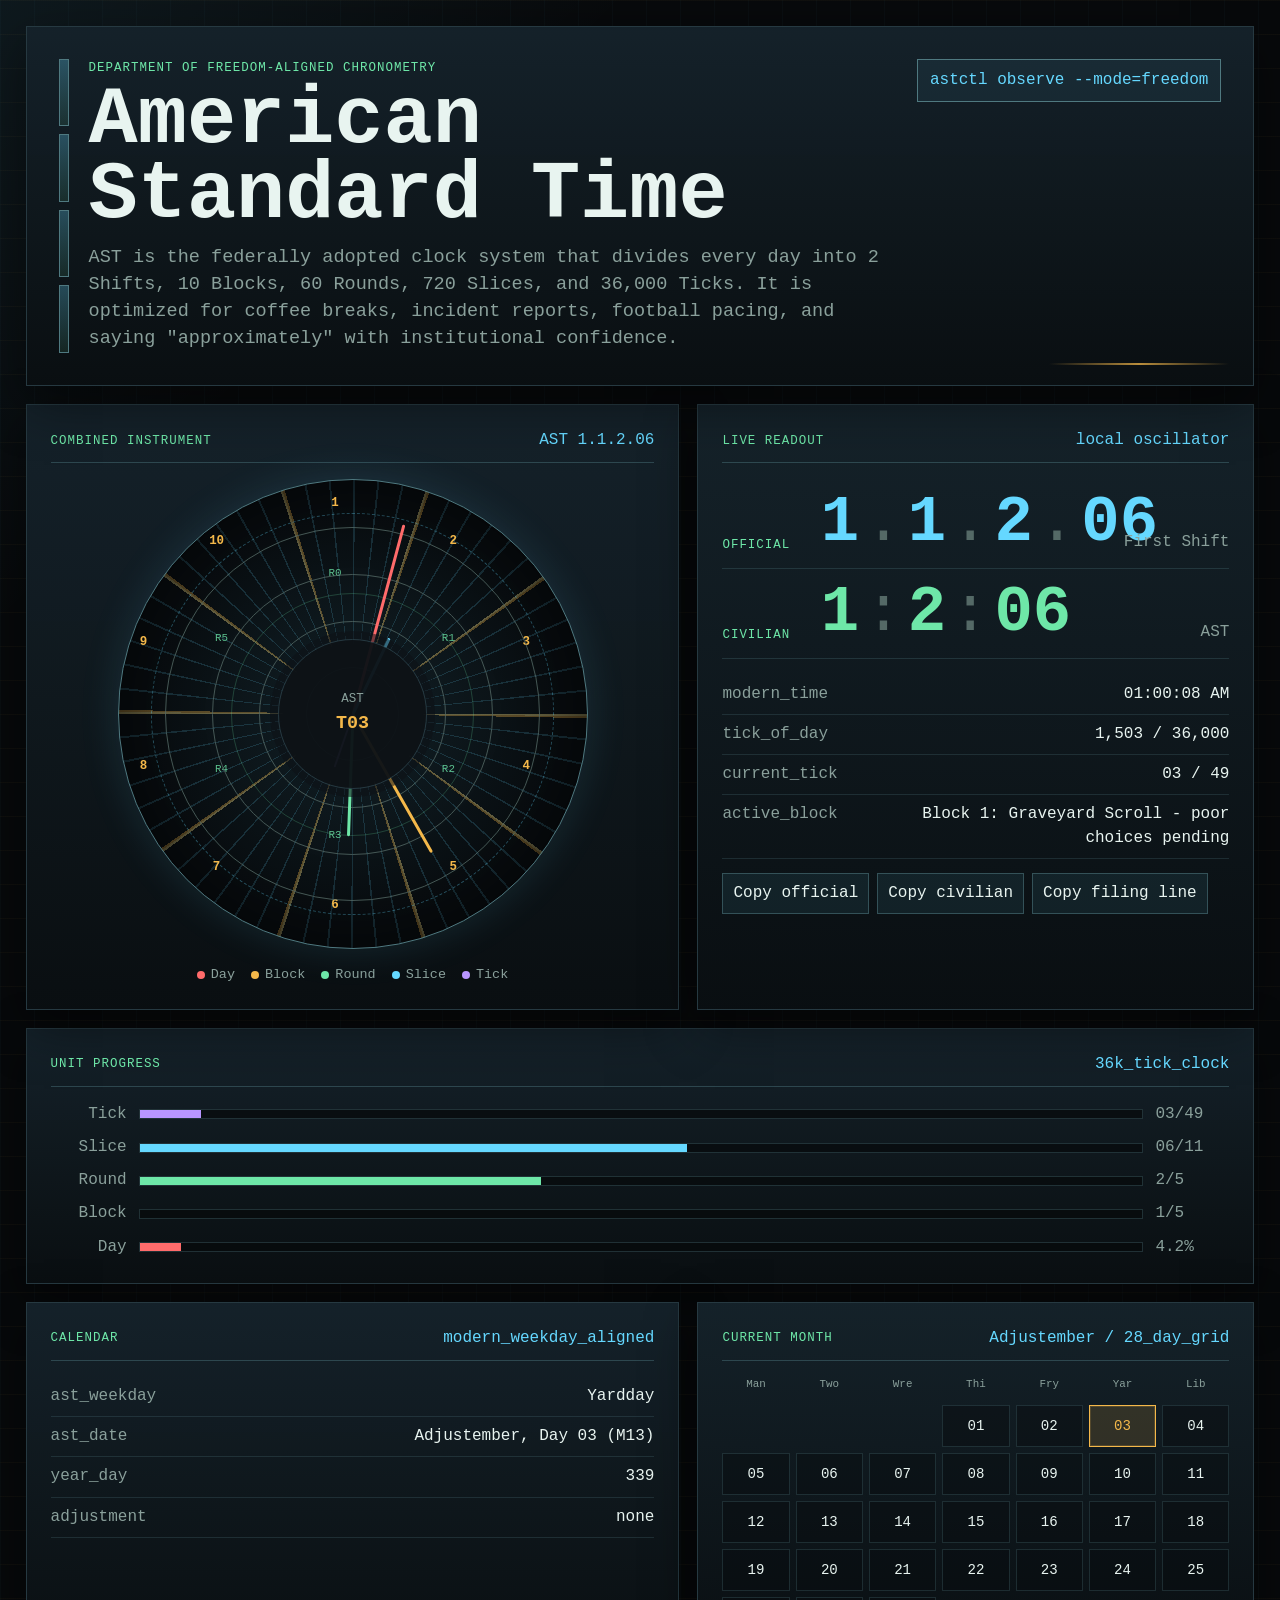
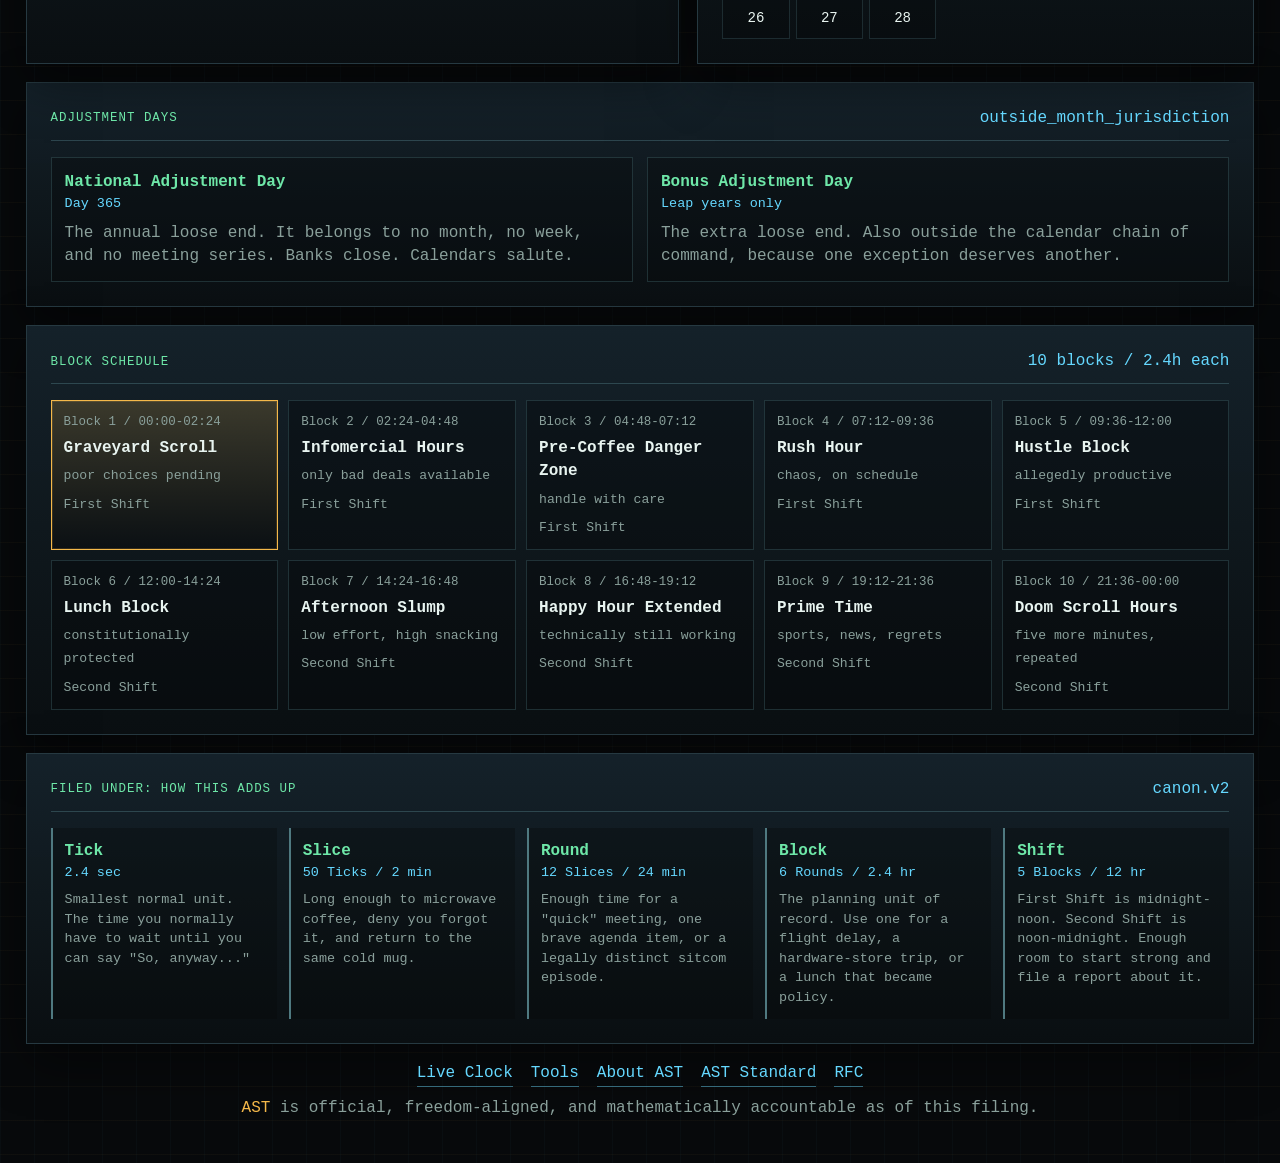
<file: index.html>
<!doctype html>
<html lang="en">
  <head>
    <meta charset="utf-8">
    <meta name="viewport" content="width=device-width, initial-scale=1">
    <title>American Standard Time</title>
    <link rel="stylesheet" href="styles.css">
  </head>
  <body>
    <main class="console">
      <header class="masthead">
        <div class="status-rail" aria-hidden="true">
          <span></span><span></span><span></span><span></span>
        </div>
        <div class="masthead-copy">
          <p class="kicker">Department of Freedom-Aligned Chronometry</p>
          <h1>American Standard Time</h1>
          <p class="brief">
            AST is the federally adopted clock system that divides every day into
            2 Shifts, 10 Blocks, 60 Rounds, 720 Slices, and 36,000 Ticks.
            It is optimized for coffee breaks, incident reports, football pacing,
            and saying "approximately" with institutional confidence.
          </p>
        </div>
        <div class="command-chip">astctl observe --mode=freedom</div>
      </header>

      <section class="command-grid" aria-label="Live AST console">
        <article class="clock-panel">
          <div class="panel-title">
            <span>Combined Instrument</span>
            <code id="coreTime">AST 1.1.0.00</code>
          </div>

          <div class="instrument-wrap">
            <div class="ast-clock" aria-hidden="true">
              <div class="clock-scale outer-scale"></div>
              <div class="clock-scale inner-scale"></div>
              <div class="dial-labels block-labels" id="blockDialLabels"></div>
              <div class="dial-labels round-labels" id="roundDialLabels"></div>
              <div class="clock-orbit day-orbit"></div>
              <div class="clock-orbit block-orbit"></div>
              <div class="clock-orbit round-orbit"></div>
              <div class="clock-orbit slice-orbit"></div>
              <div class="clock-hand day-hand"></div>
              <div class="clock-hand block-hand"></div>
              <div class="clock-hand round-hand"></div>
              <div class="clock-hand slice-hand"></div>
              <div class="clock-hand tick-hand"></div>
              <div class="clock-core">
                <span>AST</span>
                <strong id="coreTick">T00</strong>
              </div>
            </div>
            <div class="legend">
              <span><i class="day-dot"></i>Day</span>
              <span><i class="block-dot"></i>Block</span>
              <span><i class="round-dot"></i>Round</span>
              <span><i class="slice-dot"></i>Slice</span>
              <span><i class="tick-dot"></i>Tick</span>
            </div>
          </div>
        </article>

        <article class="readout-panel">
          <div class="panel-title">
            <span>Live Readout</span>
            <code>local oscillator</code>
          </div>

          <div class="timestamp official" aria-live="polite">
            <span class="tag">official</span>
            <strong>
              <span id="oShift">1</span><b>.</b><span id="oBlock">1</span><b>.</b><span id="oRound">0</span><b>.</b><span id="oSlice">00</span>
            </strong>
            <em id="shiftLabel">First Shift</em>
          </div>

          <div class="timestamp civilian">
            <span class="tag">civilian</span>
            <strong>
              <span id="cBlock">1</span><b>:</b><span id="cRound">0</span><b>:</b><span id="cSlice">00</span>
            </strong>
            <em>AST</em>
          </div>

          <dl class="signal-list">
            <div><dt>modern_time</dt><dd id="modernTime">--:--:--</dd></div>
            <div><dt>tick_of_day</dt><dd id="tickOfDay">0 / 36,000</dd></div>
            <div><dt>current_tick</dt><dd id="tickValue">00 / 49</dd></div>
            <div><dt>active_block</dt><dd id="blockAlias">Block 1</dd></div>
          </dl>

          <div class="copy-bank" aria-label="Copy AST timestamp">
            <button type="button" id="copyFormal">Copy official</button>
            <button type="button" id="copyCivilian">Copy civilian</button>
            <button type="button" id="copyFull">Copy filing line</button>
            <span id="copyStatus" aria-live="polite"></span>
          </div>
        </article>
      </section>

      <section class="strip-panel" aria-label="Unit progress">
        <div class="panel-title">
          <span>Unit Progress</span>
          <code>36k_tick_clock</code>
        </div>
        <div class="bars">
          <div class="bar-row">
            <span>Tick</span>
            <div class="bar-track"><i class="bar-fill tick-fill" id="barTick"></i></div>
            <code id="cntTick">00/49</code>
          </div>
          <div class="bar-row">
            <span>Slice</span>
            <div class="bar-track"><i class="bar-fill slice-fill" id="barSlice"></i></div>
            <code id="cntSlice">00/11</code>
          </div>
          <div class="bar-row">
            <span>Round</span>
            <div class="bar-track"><i class="bar-fill round-fill" id="barRound"></i></div>
            <code id="cntRound">0/5</code>
          </div>
          <div class="bar-row">
            <span>Block</span>
            <div class="bar-track"><i class="bar-fill block-fill" id="barBlock"></i></div>
            <code id="cntBlock">1/5</code>
          </div>
          <div class="bar-row">
            <span>Day</span>
            <div class="bar-track"><i class="bar-fill day-fill" id="barDay"></i></div>
            <code id="cntDay">0.0%</code>
          </div>
        </div>
      </section>

      <section class="split-grid">
        <article class="data-panel">
          <div class="panel-title">
            <span>Calendar</span>
            <code>modern_weekday_aligned</code>
          </div>
          <dl class="calendar-list">
            <div><dt>ast_weekday</dt><dd id="workday">Manday</dd></div>
            <div><dt>ast_date</dt><dd id="calendarDate">Januqueue, Day 01</dd></div>
            <div><dt>year_day</dt><dd id="yearDay">1</dd></div>
            <div><dt>adjustment</dt><dd id="adjustment">none</dd></div>
          </dl>
        </article>

        <article class="data-panel">
          <div class="panel-title">
            <span>Current Month</span>
            <code id="monthGridLabel">28_day_grid</code>
          </div>
          <div class="month-grid" id="monthGrid"></div>
        </article>
      </section>

      <section class="data-panel adjustment-panel" aria-label="Adjustment days">
        <div class="panel-title">
          <span>Adjustment Days</span>
          <code>outside_month_jurisdiction</code>
        </div>
        <div class="adjustment-grid">
          <div>
            <strong>National Adjustment Day</strong>
            <span>Day 365</span>
            <p>The annual loose end. It belongs to no month, no week, and no meeting series. Banks close. Calendars salute.</p>
          </div>
          <div>
            <strong>Bonus Adjustment Day</strong>
            <span>Leap years only</span>
            <p>The extra loose end. Also outside the calendar chain of command, because one exception deserves another.</p>
          </div>
        </div>
      </section>

      <section class="block-panel" aria-label="Named AST blocks">
        <div class="panel-title">
          <span>Block Schedule</span>
          <code>10 blocks / 2.4h each</code>
        </div>
        <div class="block-grid" id="blockGrid"></div>
      </section>

      <section class="data-panel about-panel" aria-label="AST unit explanation">
        <div class="panel-title">
          <span>Filed Under: How This Adds Up</span>
          <code>canon.v2</code>
        </div>
        <div class="unit-grid">
          <div><strong>Tick</strong><span>2.4 sec</span><p>Smallest normal unit. The time you normally have to wait until you can say "So, anyway..."</p></div>
          <div><strong>Slice</strong><span>50 Ticks / 2 min</span><p>Long enough to microwave coffee, deny you forgot it, and return to the same cold mug.</p></div>
          <div><strong>Round</strong><span>12 Slices / 24 min</span><p>Enough time for a "quick" meeting, one brave agenda item, or a legally distinct sitcom episode.</p></div>
          <div><strong>Block</strong><span>6 Rounds / 2.4 hr</span><p>The planning unit of record. Use one for a flight delay, a hardware-store trip, or a lunch that became policy.</p></div>
          <div><strong>Shift</strong><span>5 Blocks / 12 hr</span><p>First Shift is midnight-noon. Second Shift is noon-midnight. Enough room to start strong and file a report about it.</p></div>
        </div>
      </section>

      <footer class="footer">
        <nav class="footer-nav" aria-label="Footer navigation">
          <a href="index.html">Live Clock</a>
          <a href="tools.html">Tools</a>
          <a href="about.html">About AST</a>
          <a href="standard.html">AST Standard</a>
          <a href="rfc.html">RFC</a>
        </nav>
        <span>AST</span> is official, freedom-aligned, and mathematically accountable as of this filing.
      </footer>
    </main>

    <script src="app.js"></script>
  </body>
</html>
</file>
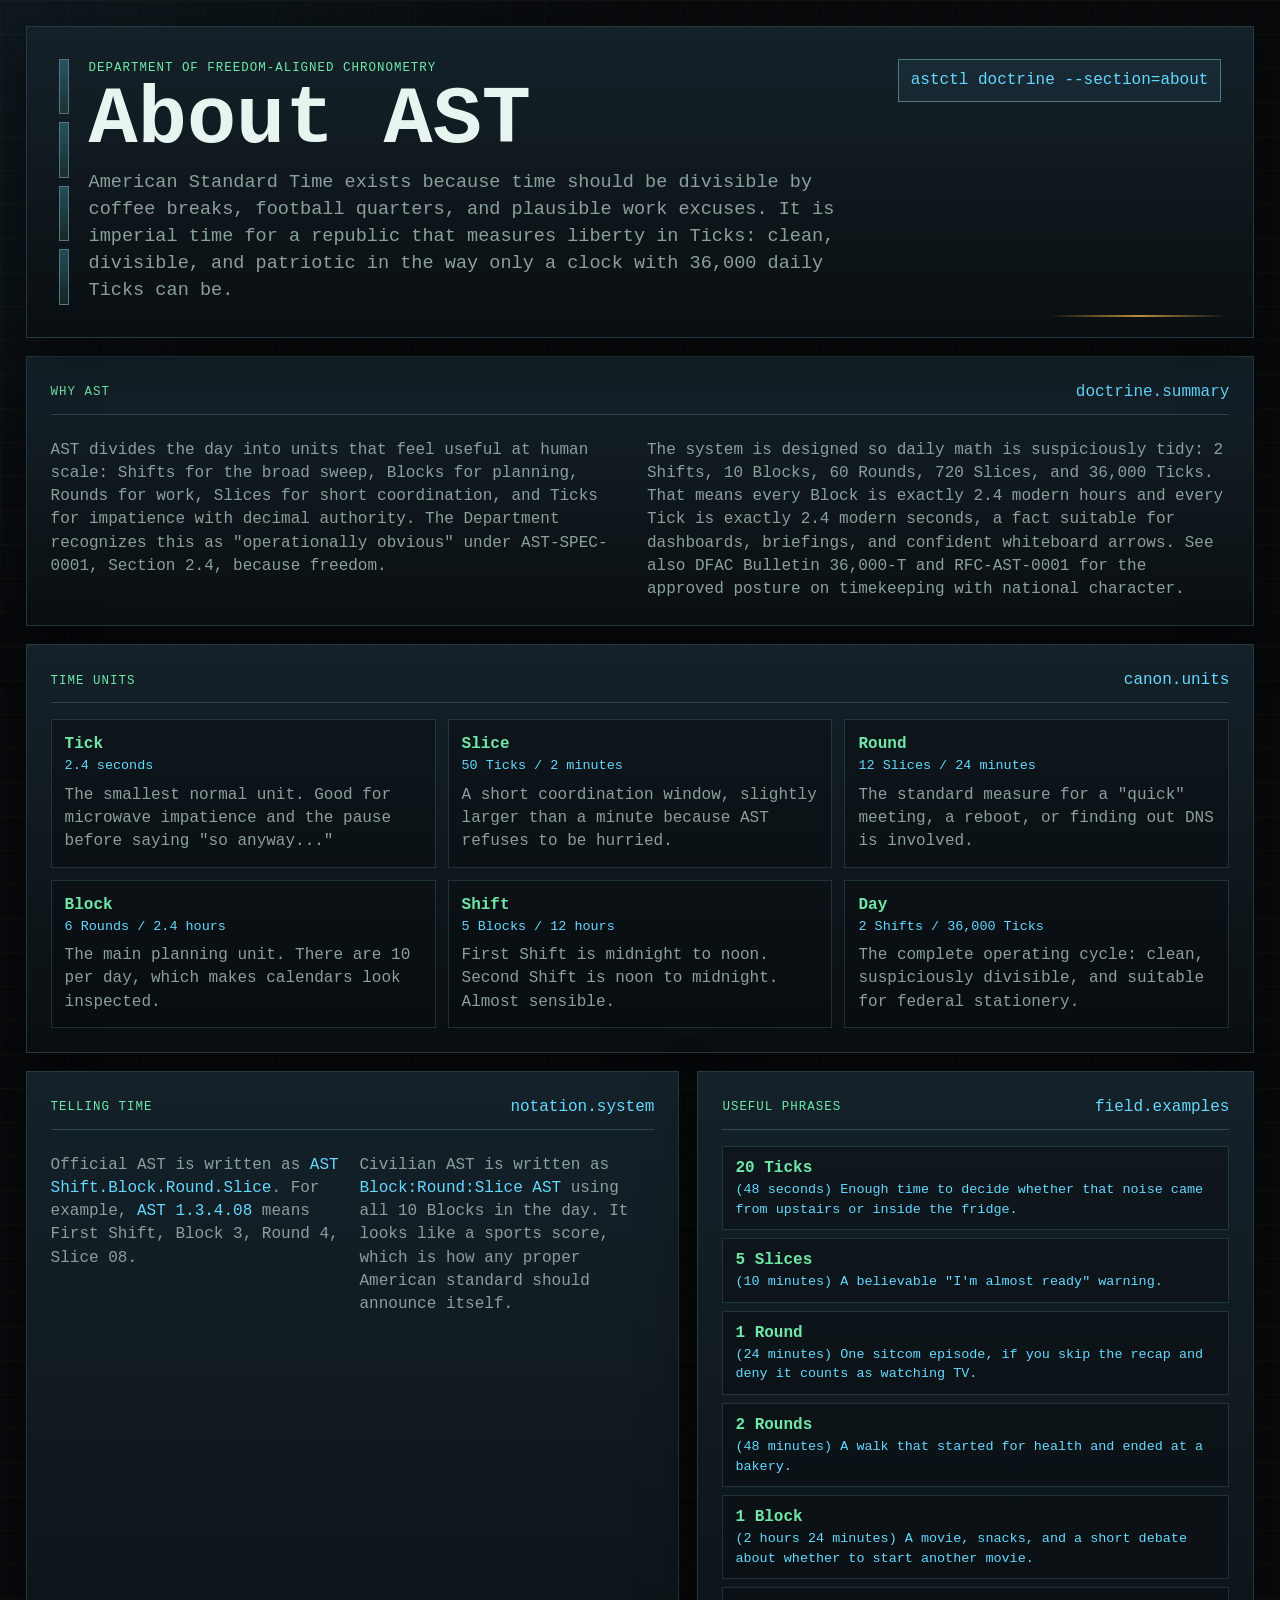
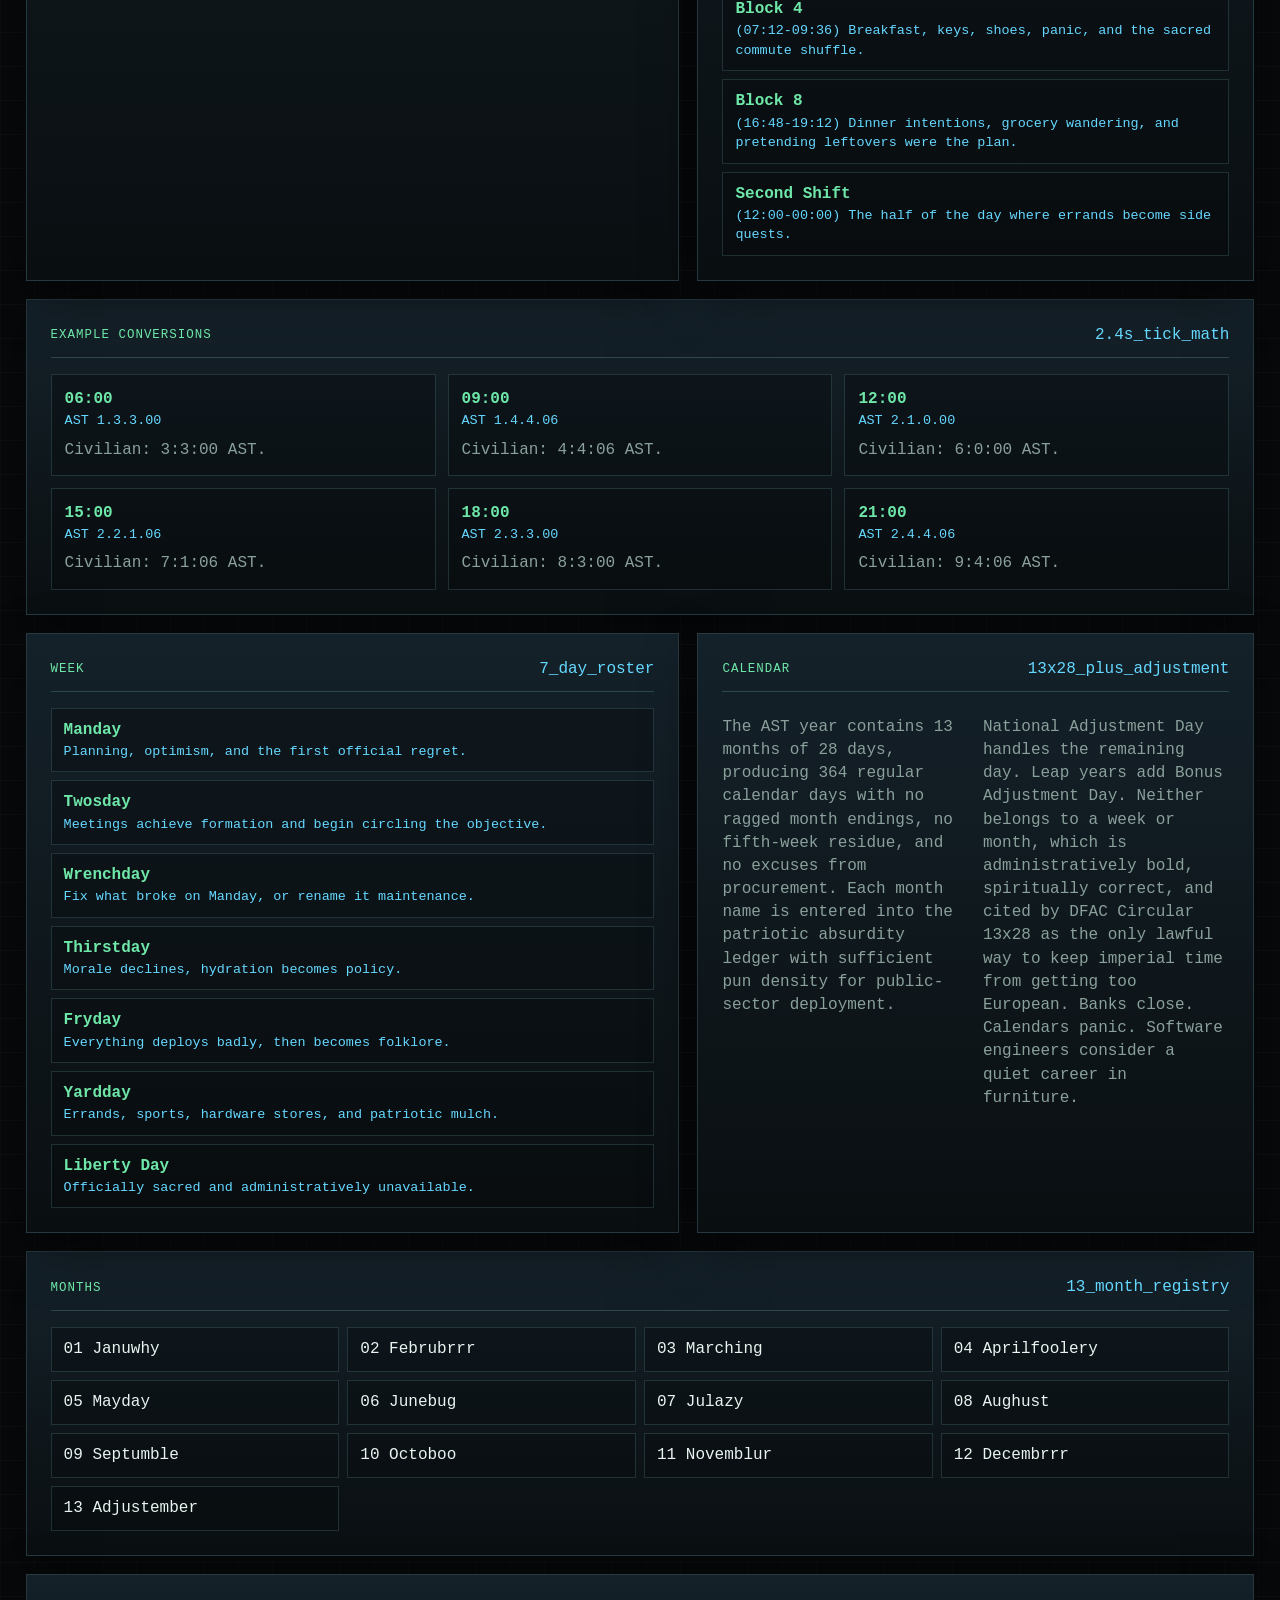
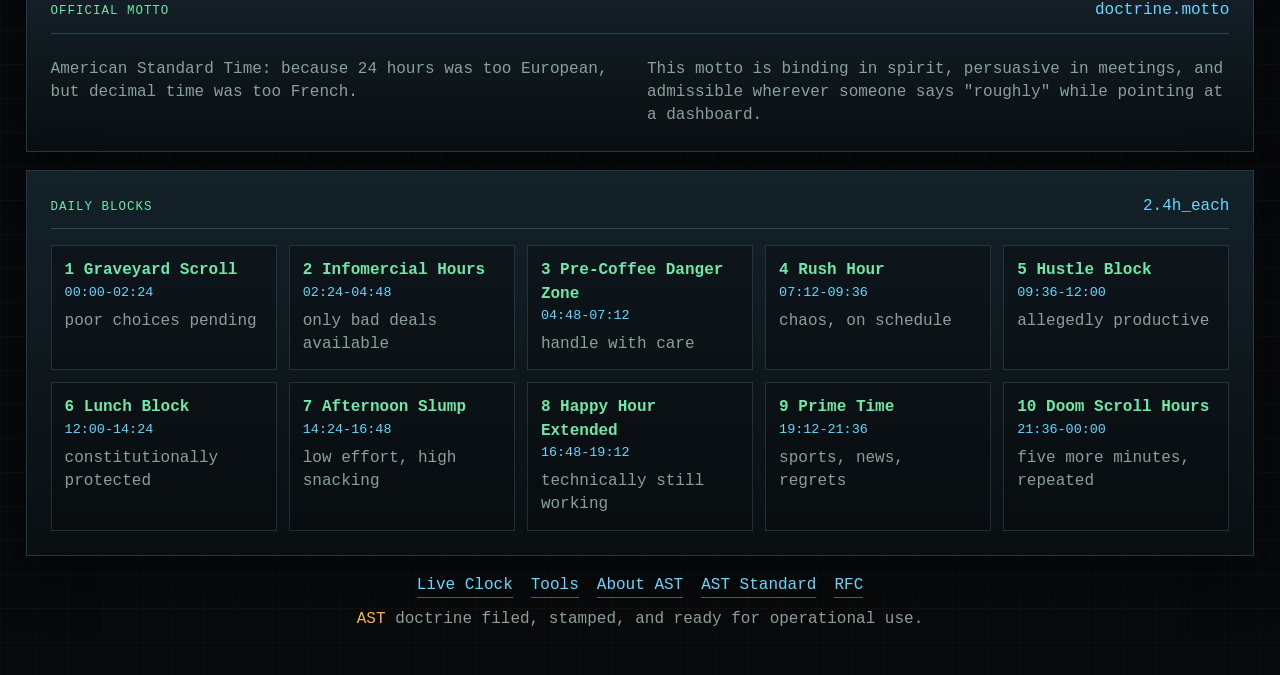
<file: about.html>
<!doctype html>
<html lang="en">
  <head>
    <meta charset="utf-8">
    <meta name="viewport" content="width=device-width, initial-scale=1">
    <title>About AST</title>
    <link rel="stylesheet" href="styles.css">
  </head>
  <body>
    <main class="console">
      <header class="masthead about-masthead">
        <div class="status-rail" aria-hidden="true">
          <span></span><span></span><span></span><span></span>
        </div>
        <div class="masthead-copy">
          <p class="kicker">Department of Freedom-Aligned Chronometry</p>
          <h1>About AST</h1>
          <p class="brief">
            American Standard Time exists because time should be divisible by
            coffee breaks, football quarters, and plausible work excuses. It is
            imperial time for a republic that measures liberty in Ticks: clean,
            divisible, and patriotic in the way only a clock with 36,000 daily
            Ticks can be.
          </p>
        </div>
        <div class="command-chip">astctl doctrine --section=about</div>
      </header>

      <section class="data-panel about-panel">
        <div class="panel-title">
          <span>Why AST</span>
          <code>doctrine.summary</code>
        </div>
        <div class="prose-grid">
          <p>
            AST divides the day into units that feel useful at human scale:
            Shifts for the broad sweep, Blocks for planning, Rounds for work,
            Slices for short coordination, and Ticks for impatience with decimal
            authority. The Department recognizes this as "operationally
            obvious" under AST-SPEC-0001, Section 2.4, because freedom.
          </p>
          <p>
            The system is designed so daily math is suspiciously tidy:
            2 Shifts, 10 Blocks, 60 Rounds, 720 Slices, and 36,000 Ticks.
            That means every Block is exactly 2.4 modern hours and every Tick is
            exactly 2.4 modern seconds, a fact suitable for dashboards,
            briefings, and confident whiteboard arrows. See also DFAC Bulletin
            36,000-T and RFC-AST-0001 for the approved posture on timekeeping
            with national character.
          </p>
        </div>
      </section>

      <section class="data-panel about-panel">
        <div class="panel-title">
          <span>Time Units</span>
          <code>canon.units</code>
        </div>
        <div class="reference-table">
          <div><strong>Tick</strong><span>2.4 seconds</span><p>The smallest normal unit. Good for microwave impatience and the pause before saying "so anyway..."</p></div>
          <div><strong>Slice</strong><span>50 Ticks / 2 minutes</span><p>A short coordination window, slightly larger than a minute because AST refuses to be hurried.</p></div>
          <div><strong>Round</strong><span>12 Slices / 24 minutes</span><p>The standard measure for a "quick" meeting, a reboot, or finding out DNS is involved.</p></div>
          <div><strong>Block</strong><span>6 Rounds / 2.4 hours</span><p>The main planning unit. There are 10 per day, which makes calendars look inspected.</p></div>
          <div><strong>Shift</strong><span>5 Blocks / 12 hours</span><p>First Shift is midnight to noon. Second Shift is noon to midnight. Almost sensible.</p></div>
          <div><strong>Day</strong><span>2 Shifts / 36,000 Ticks</span><p>The complete operating cycle: clean, suspiciously divisible, and suitable for federal stationery.</p></div>
        </div>
      </section>

      <section class="split-grid">
        <article class="data-panel">
          <div class="panel-title">
            <span>Telling Time</span>
            <code>notation.system</code>
          </div>
          <div class="prose-grid">
            <p>
              Official AST is written as <code>AST Shift.Block.Round.Slice</code>.
              For example, <code>AST 1.3.4.08</code> means First Shift, Block 3,
              Round 4, Slice 08.
            </p>
            <p>
              Civilian AST is written as <code>Block:Round:Slice AST</code> using
              all 10 Blocks in the day. It looks like a sports score, which is
              how any proper American standard should announce itself.
            </p>
          </div>
        </article>

        <article class="data-panel">
          <div class="panel-title">
            <span>Useful Phrases</span>
            <code>field.examples</code>
          </div>
          <div class="reference-list">
            <div><strong>20 Ticks</strong><span>(48 seconds) Enough time to decide whether that noise came from upstairs or inside the fridge.</span></div>
            <div><strong>5 Slices</strong><span>(10 minutes) A believable "I'm almost ready" warning.</span></div>
            <div><strong>1 Round</strong><span>(24 minutes) One sitcom episode, if you skip the recap and deny it counts as watching TV.</span></div>
            <div><strong>2 Rounds</strong><span>(48 minutes) A walk that started for health and ended at a bakery.</span></div>
            <div><strong>1 Block</strong><span>(2 hours 24 minutes) A movie, snacks, and a short debate about whether to start another movie.</span></div>
            <div><strong>Block 4</strong><span>(07:12-09:36) Breakfast, keys, shoes, panic, and the sacred commute shuffle.</span></div>
            <div><strong>Block 8</strong><span>(16:48-19:12) Dinner intentions, grocery wandering, and pretending leftovers were the plan.</span></div>
            <div><strong>Second Shift</strong><span>(12:00-00:00) The half of the day where errands become side quests.</span></div>
          </div>
        </article>
      </section>

      <section class="data-panel about-panel">
        <div class="panel-title">
          <span>Example Conversions</span>
          <code>2.4s_tick_math</code>
        </div>
        <div class="reference-table">
          <div><strong>06:00</strong><span>AST 1.3.3.00</span><p>Civilian: 3:3:00 AST.</p></div>
          <div><strong>09:00</strong><span>AST 1.4.4.06</span><p>Civilian: 4:4:06 AST.</p></div>
          <div><strong>12:00</strong><span>AST 2.1.0.00</span><p>Civilian: 6:0:00 AST.</p></div>
          <div><strong>15:00</strong><span>AST 2.2.1.06</span><p>Civilian: 7:1:06 AST.</p></div>
          <div><strong>18:00</strong><span>AST 2.3.3.00</span><p>Civilian: 8:3:00 AST.</p></div>
          <div><strong>21:00</strong><span>AST 2.4.4.06</span><p>Civilian: 9:4:06 AST.</p></div>
        </div>
      </section>

      <section class="split-grid">
        <article class="data-panel">
          <div class="panel-title">
            <span>Week</span>
            <code>7_day_roster</code>
          </div>
          <div class="reference-list">
            <div><strong>Manday</strong><span>Planning, optimism, and the first official regret.</span></div>
            <div><strong>Twosday</strong><span>Meetings achieve formation and begin circling the objective.</span></div>
            <div><strong>Wrenchday</strong><span>Fix what broke on Manday, or rename it maintenance.</span></div>
            <div><strong>Thirstday</strong><span>Morale declines, hydration becomes policy.</span></div>
            <div><strong>Fryday</strong><span>Everything deploys badly, then becomes folklore.</span></div>
            <div><strong>Yardday</strong><span>Errands, sports, hardware stores, and patriotic mulch.</span></div>
            <div><strong>Liberty Day</strong><span>Officially sacred and administratively unavailable.</span></div>
          </div>
        </article>

        <article class="data-panel">
          <div class="panel-title">
            <span>Calendar</span>
            <code>13x28_plus_adjustment</code>
          </div>
          <div class="prose-grid">
            <p>
              The AST year contains 13 months of 28 days, producing 364 regular
              calendar days with no ragged month endings, no fifth-week residue,
              and no excuses from procurement. Each month name is entered into
              the patriotic absurdity ledger with sufficient pun density for
              public-sector deployment.
            </p>
            <p>
              National Adjustment Day handles the remaining day. Leap years add
              Bonus Adjustment Day. Neither belongs to a week or month, which is
              administratively bold, spiritually correct, and cited by DFAC
              Circular 13x28 as the only lawful way to keep imperial time from
              getting too European. Banks close. Calendars panic. Software
              engineers consider a quiet career in furniture.
            </p>
          </div>
        </article>
      </section>

      <section class="data-panel about-panel">
        <div class="panel-title">
          <span>Months</span>
          <code>13_month_registry</code>
        </div>
        <div class="month-name-grid">
          <span>01 Januwhy</span>
          <span>02 Februbrrr</span>
          <span>03 Marching</span>
          <span>04 Aprilfoolery</span>
          <span>05 Mayday</span>
          <span>06 Junebug</span>
          <span>07 Julazy</span>
          <span>08 Aughust</span>
          <span>09 Septumble</span>
          <span>10 Octoboo</span>
          <span>11 Novemblur</span>
          <span>12 Decembrrr</span>
          <span>13 Adjustember</span>
        </div>
      </section>

      <section class="data-panel about-panel">
        <div class="panel-title">
          <span>Official Motto</span>
          <code>doctrine.motto</code>
        </div>
        <div class="prose-grid">
          <p>
            American Standard Time: because 24 hours was too European, but
            decimal time was too French.
          </p>
          <p>
            This motto is binding in spirit, persuasive in meetings, and
            admissible wherever someone says "roughly" while pointing at a
            dashboard.
          </p>
        </div>
      </section>

      <section class="block-panel" aria-label="Named AST blocks">
        <div class="panel-title">
          <span>Daily Blocks</span>
          <code>2.4h_each</code>
        </div>
        <div class="reference-table compact">
          <div><strong>1 Graveyard Scroll</strong><span>00:00-02:24</span><p>poor choices pending</p></div>
          <div><strong>2 Infomercial Hours</strong><span>02:24-04:48</span><p>only bad deals available</p></div>
          <div><strong>3 Pre-Coffee Danger Zone</strong><span>04:48-07:12</span><p>handle with care</p></div>
          <div><strong>4 Rush Hour</strong><span>07:12-09:36</span><p>chaos, on schedule</p></div>
          <div><strong>5 Hustle Block</strong><span>09:36-12:00</span><p>allegedly productive</p></div>
          <div><strong>6 Lunch Block</strong><span>12:00-14:24</span><p>constitutionally protected</p></div>
          <div><strong>7 Afternoon Slump</strong><span>14:24-16:48</span><p>low effort, high snacking</p></div>
          <div><strong>8 Happy Hour Extended</strong><span>16:48-19:12</span><p>technically still working</p></div>
          <div><strong>9 Prime Time</strong><span>19:12-21:36</span><p>sports, news, regrets</p></div>
          <div><strong>10 Doom Scroll Hours</strong><span>21:36-00:00</span><p>five more minutes, repeated</p></div>
        </div>
      </section>

      <footer class="footer">
        <nav class="footer-nav" aria-label="Footer navigation">
          <a href="index.html">Live Clock</a>
          <a href="tools.html">Tools</a>
          <a href="about.html">About AST</a>
          <a href="standard.html">AST Standard</a>
          <a href="rfc.html">RFC</a>
        </nav>
        <span>AST</span> doctrine filed, stamped, and ready for operational use.
      </footer>
    </main>
  </body>
</html>
</file>
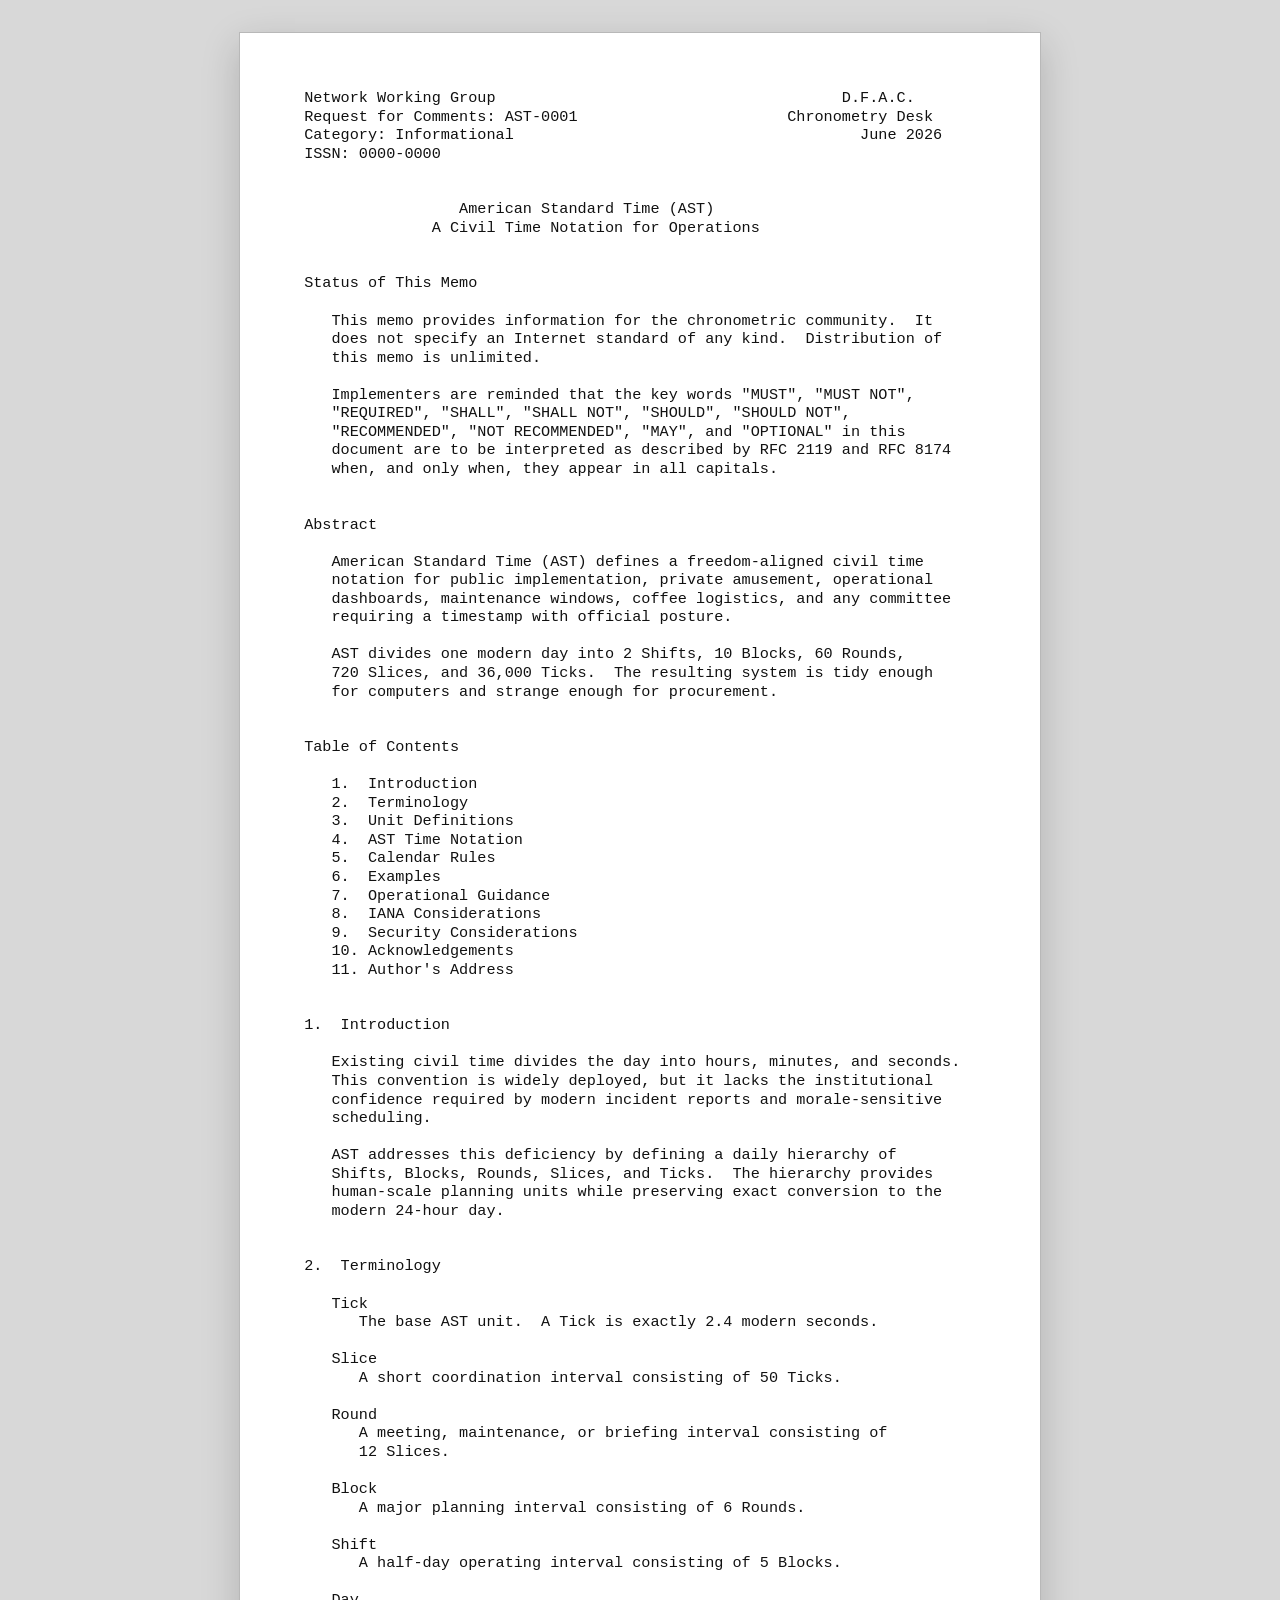
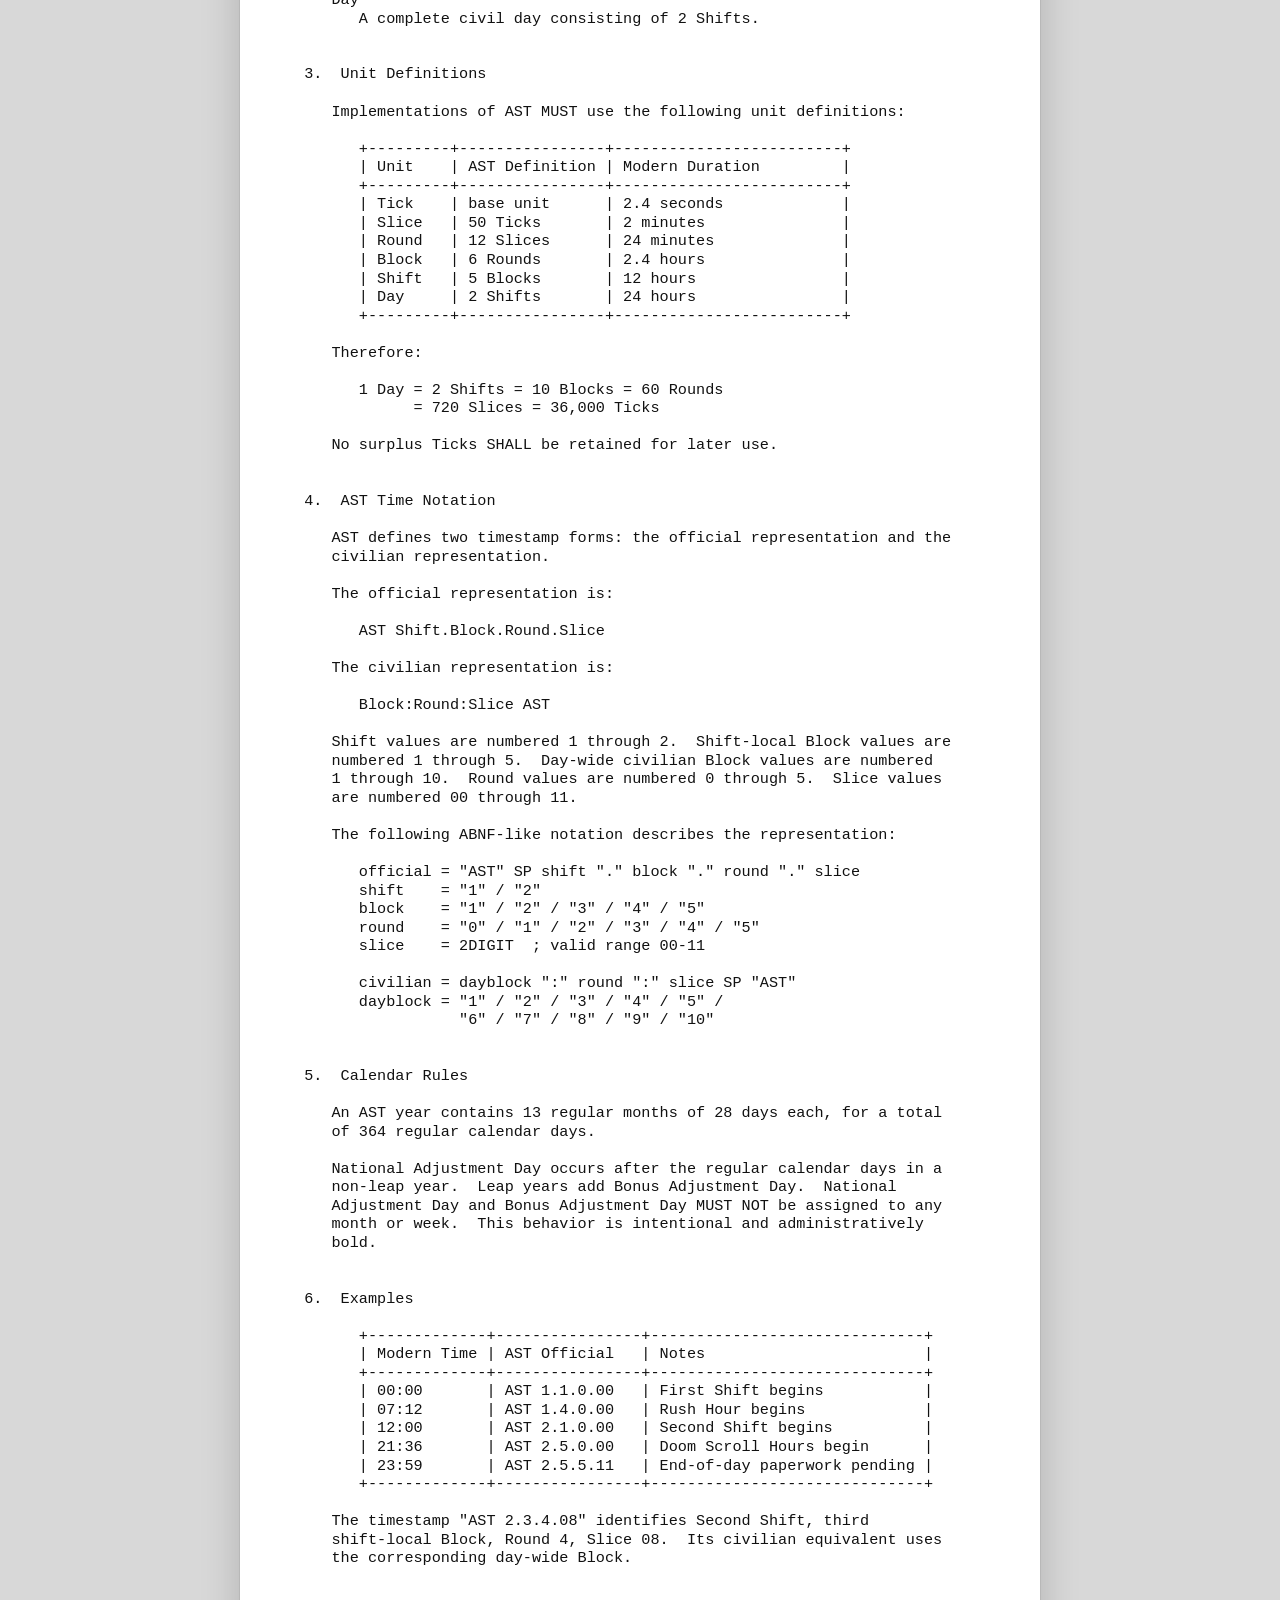
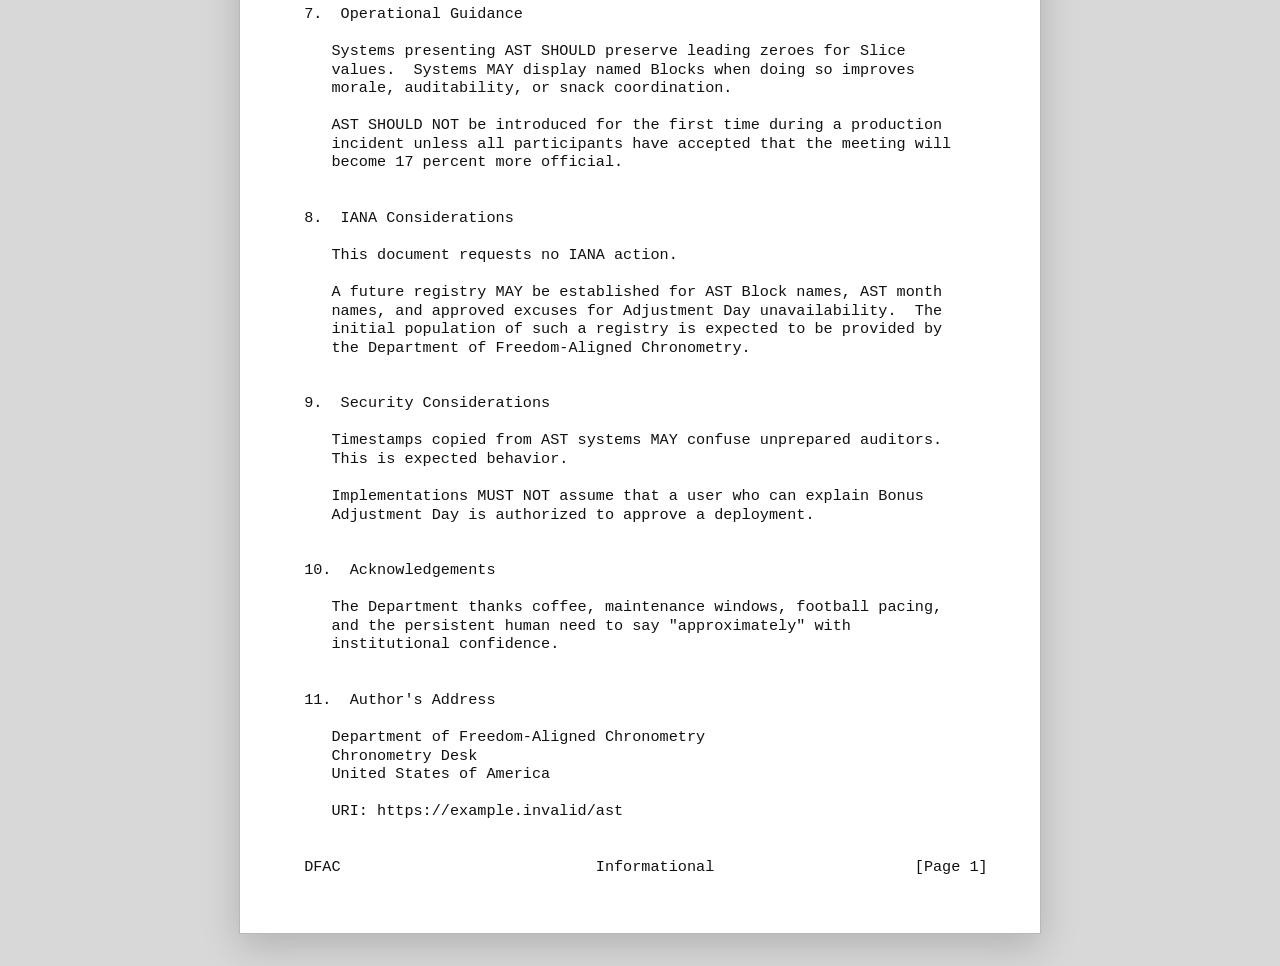
<file: rfc.html>
<!doctype html>
<html lang="en">
  <head>
    <meta charset="utf-8">
    <meta name="viewport" content="width=device-width, initial-scale=1">
    <title>RFC-AST-0001</title>
    <link rel="stylesheet" href="styles.css">
  </head>
  <body class="rfc-page">
    <main class="rfc-shell" aria-label="RFC-AST-0001">
      <pre class="rfc-document">Network Working Group                                      D.F.A.C.
Request for Comments: AST-0001                       Chronometry Desk
Category: Informational                                      June 2026
ISSN: 0000-0000


                 American Standard Time (AST)
              A Civil Time Notation for Operations


Status of This Memo

   This memo provides information for the chronometric community.  It
   does not specify an Internet standard of any kind.  Distribution of
   this memo is unlimited.

   Implementers are reminded that the key words "MUST", "MUST NOT",
   "REQUIRED", "SHALL", "SHALL NOT", "SHOULD", "SHOULD NOT",
   "RECOMMENDED", "NOT RECOMMENDED", "MAY", and "OPTIONAL" in this
   document are to be interpreted as described by RFC 2119 and RFC 8174
   when, and only when, they appear in all capitals.


Abstract

   American Standard Time (AST) defines a freedom-aligned civil time
   notation for public implementation, private amusement, operational
   dashboards, maintenance windows, coffee logistics, and any committee
   requiring a timestamp with official posture.

   AST divides one modern day into 2 Shifts, 10 Blocks, 60 Rounds,
   720 Slices, and 36,000 Ticks.  The resulting system is tidy enough
   for computers and strange enough for procurement.


Table of Contents

   1.  Introduction
   2.  Terminology
   3.  Unit Definitions
   4.  AST Time Notation
   5.  Calendar Rules
   6.  Examples
   7.  Operational Guidance
   8.  IANA Considerations
   9.  Security Considerations
   10. Acknowledgements
   11. Author's Address


1.  Introduction

   Existing civil time divides the day into hours, minutes, and seconds.
   This convention is widely deployed, but it lacks the institutional
   confidence required by modern incident reports and morale-sensitive
   scheduling.

   AST addresses this deficiency by defining a daily hierarchy of
   Shifts, Blocks, Rounds, Slices, and Ticks.  The hierarchy provides
   human-scale planning units while preserving exact conversion to the
   modern 24-hour day.


2.  Terminology

   Tick
      The base AST unit.  A Tick is exactly 2.4 modern seconds.

   Slice
      A short coordination interval consisting of 50 Ticks.

   Round
      A meeting, maintenance, or briefing interval consisting of
      12 Slices.

   Block
      A major planning interval consisting of 6 Rounds.

   Shift
      A half-day operating interval consisting of 5 Blocks.

   Day
      A complete civil day consisting of 2 Shifts.


3.  Unit Definitions

   Implementations of AST MUST use the following unit definitions:

      +---------+----------------+-------------------------+
      | Unit    | AST Definition | Modern Duration         |
      +---------+----------------+-------------------------+
      | Tick    | base unit      | 2.4 seconds             |
      | Slice   | 50 Ticks       | 2 minutes               |
      | Round   | 12 Slices      | 24 minutes              |
      | Block   | 6 Rounds       | 2.4 hours               |
      | Shift   | 5 Blocks       | 12 hours                |
      | Day     | 2 Shifts       | 24 hours                |
      +---------+----------------+-------------------------+

   Therefore:

      1 Day = 2 Shifts = 10 Blocks = 60 Rounds
            = 720 Slices = 36,000 Ticks

   No surplus Ticks SHALL be retained for later use.


4.  AST Time Notation

   AST defines two timestamp forms: the official representation and the
   civilian representation.

   The official representation is:

      AST Shift.Block.Round.Slice

   The civilian representation is:

      Block:Round:Slice AST

   Shift values are numbered 1 through 2.  Shift-local Block values are
   numbered 1 through 5.  Day-wide civilian Block values are numbered
   1 through 10.  Round values are numbered 0 through 5.  Slice values
   are numbered 00 through 11.

   The following ABNF-like notation describes the representation:

      official = "AST" SP shift "." block "." round "." slice
      shift    = "1" / "2"
      block    = "1" / "2" / "3" / "4" / "5"
      round    = "0" / "1" / "2" / "3" / "4" / "5"
      slice    = 2DIGIT  ; valid range 00-11

      civilian = dayblock ":" round ":" slice SP "AST"
      dayblock = "1" / "2" / "3" / "4" / "5" /
                 "6" / "7" / "8" / "9" / "10"


5.  Calendar Rules

   An AST year contains 13 regular months of 28 days each, for a total
   of 364 regular calendar days.

   National Adjustment Day occurs after the regular calendar days in a
   non-leap year.  Leap years add Bonus Adjustment Day.  National
   Adjustment Day and Bonus Adjustment Day MUST NOT be assigned to any
   month or week.  This behavior is intentional and administratively
   bold.


6.  Examples

      +-------------+----------------+------------------------------+
      | Modern Time | AST Official   | Notes                        |
      +-------------+----------------+------------------------------+
      | 00:00       | AST 1.1.0.00   | First Shift begins           |
      | 07:12       | AST 1.4.0.00   | Rush Hour begins             |
      | 12:00       | AST 2.1.0.00   | Second Shift begins          |
      | 21:36       | AST 2.5.0.00   | Doom Scroll Hours begin      |
      | 23:59       | AST 2.5.5.11   | End-of-day paperwork pending |
      +-------------+----------------+------------------------------+

   The timestamp "AST 2.3.4.08" identifies Second Shift, third
   shift-local Block, Round 4, Slice 08.  Its civilian equivalent uses
   the corresponding day-wide Block.


7.  Operational Guidance

   Systems presenting AST SHOULD preserve leading zeroes for Slice
   values.  Systems MAY display named Blocks when doing so improves
   morale, auditability, or snack coordination.

   AST SHOULD NOT be introduced for the first time during a production
   incident unless all participants have accepted that the meeting will
   become 17 percent more official.


8.  IANA Considerations

   This document requests no IANA action.

   A future registry MAY be established for AST Block names, AST month
   names, and approved excuses for Adjustment Day unavailability.  The
   initial population of such a registry is expected to be provided by
   the Department of Freedom-Aligned Chronometry.


9.  Security Considerations

   Timestamps copied from AST systems MAY confuse unprepared auditors.
   This is expected behavior.

   Implementations MUST NOT assume that a user who can explain Bonus
   Adjustment Day is authorized to approve a deployment.


10.  Acknowledgements

   The Department thanks coffee, maintenance windows, football pacing,
   and the persistent human need to say "approximately" with
   institutional confidence.


11.  Author's Address

   Department of Freedom-Aligned Chronometry
   Chronometry Desk
   United States of America

   URI: https://example.invalid/ast


DFAC                            Informational                      [Page 1]</pre>
    </main>
  </body>
</html>
</file>
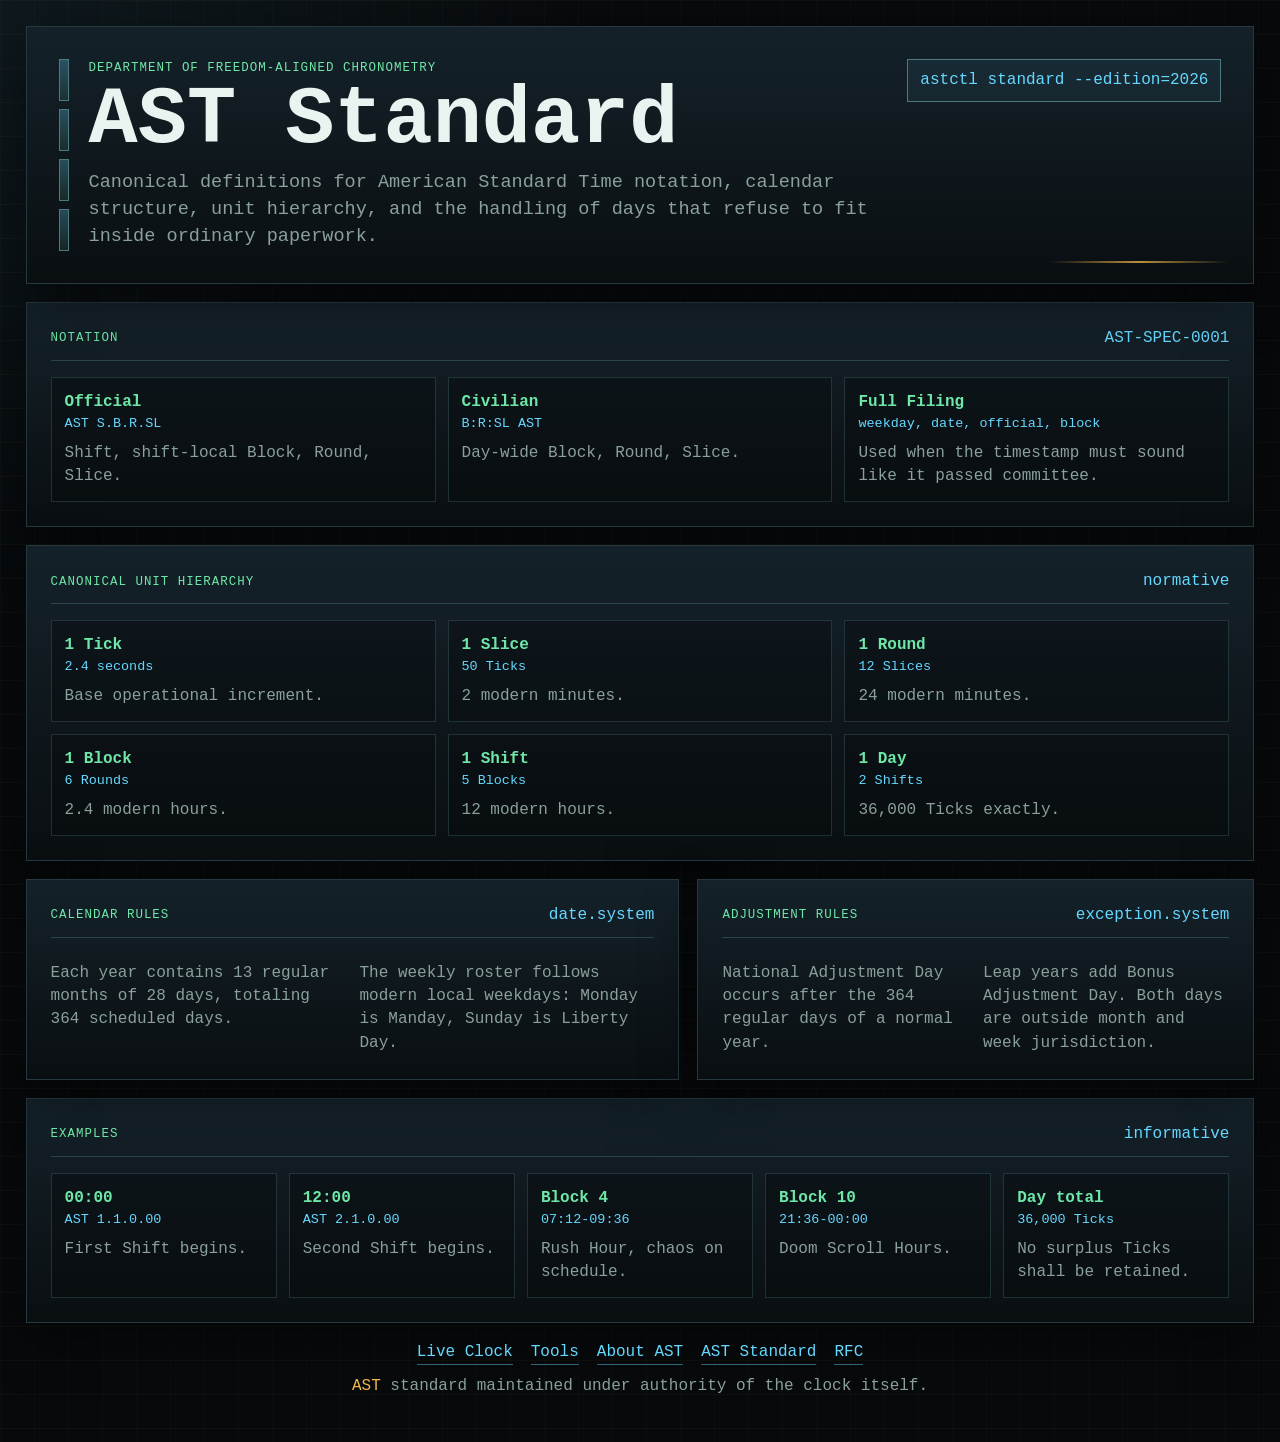
<file: standard.html>
<!doctype html>
<html lang="en">
  <head>
    <meta charset="utf-8">
    <meta name="viewport" content="width=device-width, initial-scale=1">
    <title>AST Standard</title>
    <link rel="stylesheet" href="styles.css">
  </head>
  <body>
    <main class="console">
      <header class="masthead about-masthead">
        <div class="status-rail" aria-hidden="true">
          <span></span><span></span><span></span><span></span>
        </div>
        <div class="masthead-copy">
          <p class="kicker">Department of Freedom-Aligned Chronometry</p>
          <h1>AST Standard</h1>
          <p class="brief">
            Canonical definitions for American Standard Time notation,
            calendar structure, unit hierarchy, and the handling of days that
            refuse to fit inside ordinary paperwork.
          </p>
        </div>
        <div class="command-chip">astctl standard --edition=2026</div>
      </header>

      <section class="data-panel about-panel">
        <div class="panel-title">
          <span>Notation</span>
          <code>AST-SPEC-0001</code>
        </div>
        <div class="reference-table">
          <div><strong>Official</strong><span>AST S.B.R.SL</span><p>Shift, shift-local Block, Round, Slice.</p></div>
          <div><strong>Civilian</strong><span>B:R:SL AST</span><p>Day-wide Block, Round, Slice.</p></div>
          <div><strong>Full Filing</strong><span>weekday, date, official, block</span><p>Used when the timestamp must sound like it passed committee.</p></div>
        </div>
      </section>

      <section class="data-panel about-panel">
        <div class="panel-title">
          <span>Canonical Unit Hierarchy</span>
          <code>normative</code>
        </div>
        <div class="reference-table">
          <div><strong>1 Tick</strong><span>2.4 seconds</span><p>Base operational increment.</p></div>
          <div><strong>1 Slice</strong><span>50 Ticks</span><p>2 modern minutes.</p></div>
          <div><strong>1 Round</strong><span>12 Slices</span><p>24 modern minutes.</p></div>
          <div><strong>1 Block</strong><span>6 Rounds</span><p>2.4 modern hours.</p></div>
          <div><strong>1 Shift</strong><span>5 Blocks</span><p>12 modern hours.</p></div>
          <div><strong>1 Day</strong><span>2 Shifts</span><p>36,000 Ticks exactly.</p></div>
        </div>
      </section>

      <section class="split-grid">
        <article class="data-panel">
          <div class="panel-title">
            <span>Calendar Rules</span>
            <code>date.system</code>
          </div>
          <div class="prose-grid">
            <p>Each year contains 13 regular months of 28 days, totaling 364 scheduled days.</p>
            <p>The weekly roster follows modern local weekdays: Monday is Manday, Sunday is Liberty Day.</p>
          </div>
        </article>

        <article class="data-panel">
          <div class="panel-title">
            <span>Adjustment Rules</span>
            <code>exception.system</code>
          </div>
          <div class="prose-grid">
            <p>National Adjustment Day occurs after the 364 regular days of a normal year.</p>
            <p>Leap years add Bonus Adjustment Day. Both days are outside month and week jurisdiction.</p>
          </div>
        </article>
      </section>

      <section class="data-panel about-panel">
        <div class="panel-title">
          <span>Examples</span>
          <code>informative</code>
        </div>
        <div class="reference-table compact">
          <div><strong>00:00</strong><span>AST 1.1.0.00</span><p>First Shift begins.</p></div>
          <div><strong>12:00</strong><span>AST 2.1.0.00</span><p>Second Shift begins.</p></div>
          <div><strong>Block 4</strong><span>07:12-09:36</span><p>Rush Hour, chaos on schedule.</p></div>
          <div><strong>Block 10</strong><span>21:36-00:00</span><p>Doom Scroll Hours.</p></div>
          <div><strong>Day total</strong><span>36,000 Ticks</span><p>No surplus Ticks shall be retained.</p></div>
        </div>
      </section>

      <footer class="footer">
        <nav class="footer-nav" aria-label="Footer navigation">
          <a href="index.html">Live Clock</a>
          <a href="tools.html">Tools</a>
          <a href="about.html">About AST</a>
          <a href="standard.html">AST Standard</a>
          <a href="rfc.html">RFC</a>
        </nav>
        <span>AST</span> standard maintained under authority of the clock itself.
      </footer>
    </main>
  </body>
</html>
</file>
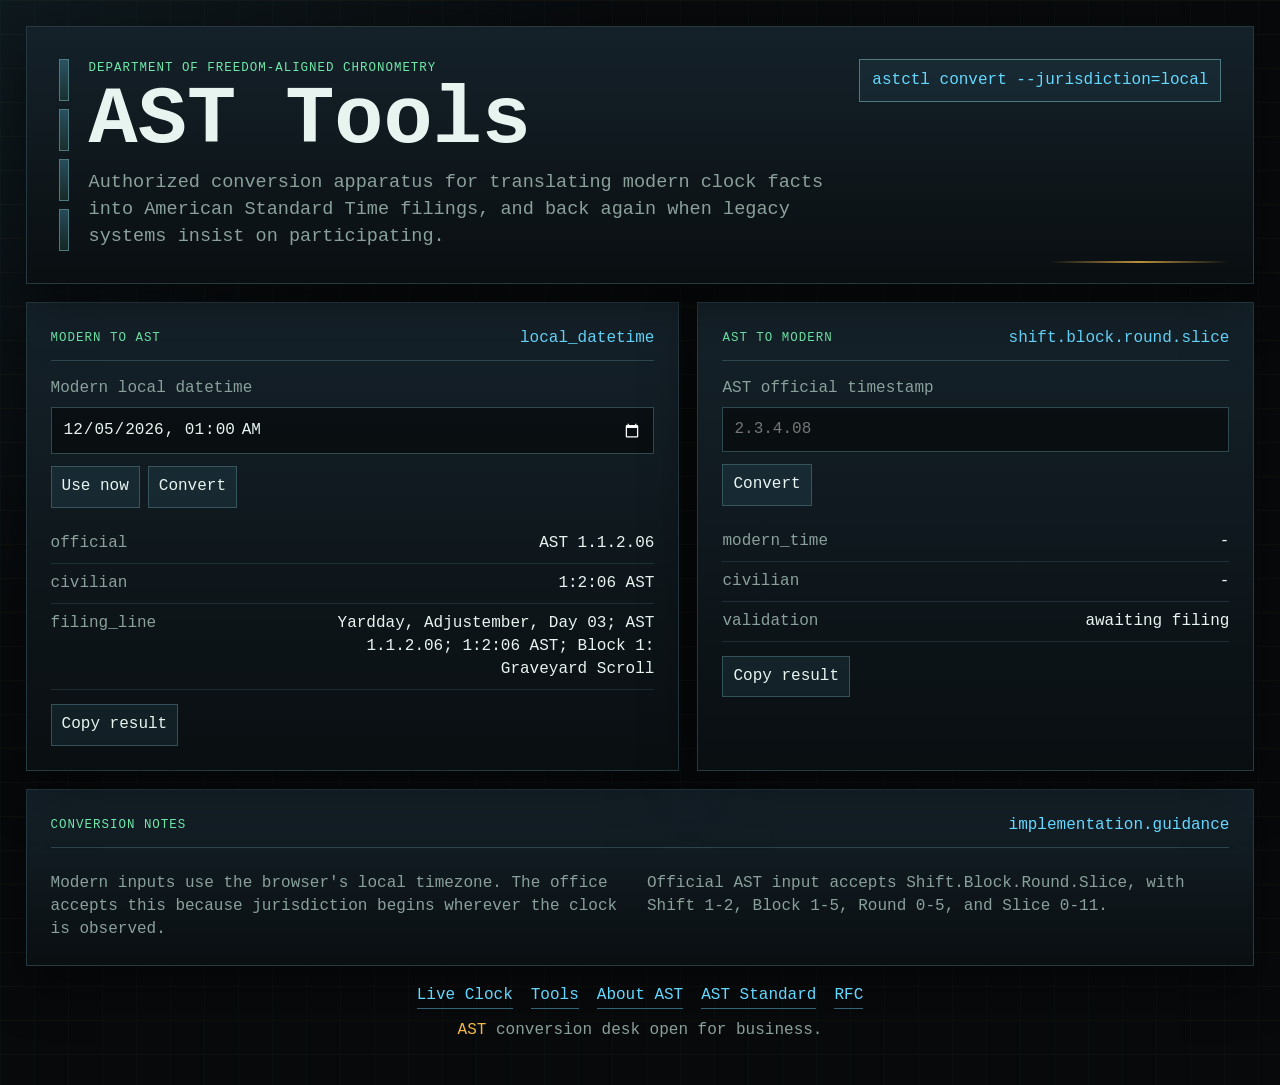
<file: tools.html>
<!doctype html>
<html lang="en">
  <head>
    <meta charset="utf-8">
    <meta name="viewport" content="width=device-width, initial-scale=1">
    <title>AST Tools</title>
    <link rel="stylesheet" href="styles.css">
  </head>
  <body>
    <main class="console">
      <header class="masthead about-masthead">
        <div class="status-rail" aria-hidden="true">
          <span></span><span></span><span></span><span></span>
        </div>
        <div class="masthead-copy">
          <p class="kicker">Department of Freedom-Aligned Chronometry</p>
          <h1>AST Tools</h1>
          <p class="brief">
            Authorized conversion apparatus for translating modern clock facts
            into American Standard Time filings, and back again when legacy
            systems insist on participating.
          </p>
        </div>
        <div class="command-chip">astctl convert --jurisdiction=local</div>
      </header>

      <section class="split-grid">
        <article class="data-panel">
          <div class="panel-title">
            <span>Modern to AST</span>
            <code>local_datetime</code>
          </div>
          <form class="tool-form" id="modernForm">
            <label>
              Modern local datetime
              <input id="modernInput" type="datetime-local">
            </label>
            <div class="tool-actions">
              <button type="button" id="modernNow">Use now</button>
              <button type="submit">Convert</button>
            </div>
          </form>
          <dl class="signal-list tool-output">
            <div><dt>official</dt><dd id="modernOfficial">-</dd></div>
            <div><dt>civilian</dt><dd id="modernCivilian">-</dd></div>
            <div><dt>filing_line</dt><dd id="modernFiling">-</dd></div>
          </dl>
          <div class="copy-bank">
            <button type="button" id="copyModernResult">Copy result</button>
            <span id="modernStatus" aria-live="polite"></span>
          </div>
        </article>

        <article class="data-panel">
          <div class="panel-title">
            <span>AST to Modern</span>
            <code>shift.block.round.slice</code>
          </div>
          <form class="tool-form" id="astForm">
            <label>
              AST official timestamp
              <input id="astInput" type="text" placeholder="2.3.4.08">
            </label>
            <div class="tool-actions">
              <button type="submit">Convert</button>
            </div>
          </form>
          <dl class="signal-list tool-output">
            <div><dt>modern_time</dt><dd id="astModern">-</dd></div>
            <div><dt>civilian</dt><dd id="astCivilian">-</dd></div>
            <div><dt>validation</dt><dd id="astValidation">awaiting filing</dd></div>
          </dl>
          <div class="copy-bank">
            <button type="button" id="copyAstResult">Copy result</button>
            <span id="astStatus" aria-live="polite"></span>
          </div>
        </article>
      </section>

      <section class="data-panel about-panel">
        <div class="panel-title">
          <span>Conversion Notes</span>
          <code>implementation.guidance</code>
        </div>
        <div class="prose-grid">
          <p>Modern inputs use the browser's local timezone. The office accepts this because jurisdiction begins wherever the clock is observed.</p>
          <p>Official AST input accepts Shift.Block.Round.Slice, with Shift 1-2, Block 1-5, Round 0-5, and Slice 0-11.</p>
        </div>
      </section>

      <footer class="footer">
        <nav class="footer-nav" aria-label="Footer navigation">
          <a href="index.html">Live Clock</a>
          <a href="tools.html">Tools</a>
          <a href="about.html">About AST</a>
          <a href="standard.html">AST Standard</a>
          <a href="rfc.html">RFC</a>
        </nav>
        <span>AST</span> conversion desk open for business.
      </footer>
    </main>

    <script src="tools.js"></script>
  </body>
</html>
</file>
<file: styles.css>
:root {
  color-scheme: dark;
  --bg: #07090b;
  --surface: #0d1216;
  --surface-2: #111920;
  --surface-3: #15232b;
  --line: #263941;
  --line-hot: #4f7980;
  --text: #e8f4f0;
  --muted: #8aa09b;
  --faint: #546966;
  --amber: #f4b84a;
  --green: #6ee7a8;
  --cyan: #65d8ff;
  --red: #ff6b6b;
  --violet: #b895ff;
  --shadow: rgba(0, 0, 0, 0.44);
}

* {
  box-sizing: border-box;
}

body {
  min-width: 320px;
  margin: 0;
  color: var(--text);
  background:
    linear-gradient(135deg, rgba(101, 216, 255, 0.08), transparent 28rem),
    linear-gradient(rgba(244, 184, 74, 0.035) 1px, transparent 1px),
    linear-gradient(90deg, rgba(101, 216, 255, 0.025) 1px, transparent 1px),
    var(--bg);
  background-size: auto, 34px 34px, 34px 34px, auto;
  font-family: ui-monospace, SFMono-Regular, Menlo, Monaco, Consolas, "Liberation Mono", monospace;
  line-height: 1.45;
}

.console {
  width: min(1360px, 100%);
  margin: 0 auto;
  padding: clamp(14px, 2vw, 28px);
}

.masthead,
.clock-panel,
.readout-panel,
.strip-panel,
.data-panel,
.block-panel {
  border: 1px solid var(--line);
  background:
    linear-gradient(180deg, rgba(21, 35, 43, 0.92), rgba(9, 14, 17, 0.95)),
    var(--surface);
  box-shadow: 0 18px 50px var(--shadow);
}

.masthead {
  position: relative;
  display: grid;
  grid-template-columns: 10px minmax(0, 1fr) auto;
  gap: 20px;
  align-items: stretch;
  min-height: 184px;
  padding: clamp(16px, 2.7vw, 32px);
  overflow: hidden;
}

.masthead::after {
  content: "";
  position: absolute;
  inset: auto 24px 20px auto;
  width: 180px;
  height: 2px;
  background: linear-gradient(90deg, transparent, var(--amber), transparent);
  opacity: 0.75;
}

.status-rail {
  display: grid;
  grid-template-rows: repeat(4, 1fr);
  gap: 8px;
}

.status-rail span {
  border: 1px solid var(--line-hot);
  background: linear-gradient(180deg, rgba(101, 216, 255, 0.28), rgba(110, 231, 168, 0.1));
}

.masthead-copy {
  align-self: center;
}

.kicker,
.panel-title span,
.tag {
  margin: 0;
  color: var(--green);
  font-size: 0.78rem;
  letter-spacing: 0.08em;
  text-transform: uppercase;
}

h1 {
  max-width: 16ch;
  margin: 6px 0 12px;
  color: var(--text);
  font-size: clamp(2.5rem, 6.4vw, 5.6rem);
  line-height: 0.92;
  letter-spacing: 0;
}

.brief {
  max-width: 74ch;
  margin: 0;
  color: var(--muted);
  font-size: clamp(0.98rem, 1.5vw, 1.16rem);
}

.about-masthead h1 {
  max-width: 18ch;
}

.command-chip {
  align-self: start;
  justify-self: end;
  max-width: 100%;
  padding: 9px 12px;
  border: 1px solid var(--line-hot);
  color: var(--cyan);
  background: rgba(101, 216, 255, 0.06);
  white-space: nowrap;
  overflow: hidden;
  text-overflow: ellipsis;
}

.command-grid,
.split-grid {
  display: grid;
  grid-template-columns: minmax(0, 1.08fr) minmax(360px, 0.92fr);
  gap: 18px;
  margin-top: 18px;
}

.clock-panel,
.readout-panel,
.strip-panel,
.data-panel,
.block-panel {
  min-width: 0;
  padding: clamp(16px, 2.4vw, 24px);
}

.panel-title {
  display: flex;
  align-items: center;
  justify-content: space-between;
  gap: 12px;
  margin-bottom: 16px;
  padding-bottom: 10px;
  border-bottom: 1px solid rgba(79, 121, 128, 0.45);
}

code {
  color: var(--cyan);
  font: inherit;
  overflow-wrap: anywhere;
}

.instrument-wrap {
  display: grid;
  justify-items: center;
  gap: 16px;
}

.ast-clock {
  --day-angle: 0deg;
  --block-angle: 0deg;
  --round-angle: 0deg;
  --slice-angle: 0deg;
  --tick-angle: 0deg;
  position: relative;
  width: min(100%, 470px);
  aspect-ratio: 1;
  border: 1px solid var(--line-hot);
  border-radius: 50%;
  background:
    radial-gradient(circle at center, var(--surface) 0 21%, transparent 21.5%),
    repeating-conic-gradient(from -90deg, rgba(244, 184, 74, 0.34) 0 1deg, transparent 1deg 36deg),
    repeating-conic-gradient(from -90deg, rgba(101, 216, 255, 0.16) 0 0.5deg, transparent 0.5deg 6deg),
    radial-gradient(circle at center, rgba(101, 216, 255, 0.1), transparent 64%),
    #080c0f;
  box-shadow: inset 0 0 70px rgba(0, 0, 0, 0.68), 0 0 42px rgba(101, 216, 255, 0.12);
}

.clock-scale,
.clock-orbit,
.clock-hand,
.dial-labels,
.dial-label {
  position: absolute;
  pointer-events: none;
}

.outer-scale {
  inset: 7%;
  border: 1px dashed rgba(101, 216, 255, 0.32);
  border-radius: 50%;
}

.inner-scale {
  inset: 24%;
  border: 1px solid rgba(110, 231, 168, 0.22);
  border-radius: 50%;
}

.clock-orbit {
  border: 1px solid rgba(84, 105, 102, 0.8);
  border-radius: 50%;
}

.day-orbit { inset: 10%; }
.block-orbit { inset: 20%; }
.round-orbit { inset: 30%; }
.slice-orbit { inset: 40%; }

.dial-labels {
  inset: 0;
  border-radius: 50%;
}

.dial-label {
  left: var(--label-x);
  top: var(--label-y);
  display: grid;
  place-items: center;
  width: 2.2rem;
  height: 1.25rem;
  margin-left: -1.1rem;
  margin-top: -0.625rem;
  color: var(--muted);
  font-size: 0.78rem;
  line-height: 1;
  transform: translate(-50%, -50%);
}

.block-labels .dial-label {
  color: var(--amber);
  font-weight: 700;
}

.round-labels .dial-label {
  color: var(--green);
  font-size: 0.68rem;
  opacity: 0.82;
}

.clock-hand {
  left: 50%;
  bottom: 50%;
  width: 3px;
  transform-origin: 50% 100%;
  border-radius: 99px;
}

.day-hand {
  height: 42%;
  background: var(--red);
  transform: translateX(-50%) rotate(var(--day-angle));
}

.block-hand {
  height: 34%;
  background: var(--amber);
  transform: translateX(-50%) rotate(var(--block-angle));
}

.round-hand {
  height: 26%;
  background: var(--green);
  transform: translateX(-50%) rotate(var(--round-angle));
}

.slice-hand {
  height: 18%;
  background: var(--cyan);
  transform: translateX(-50%) rotate(var(--slice-angle));
}

.tick-hand {
  width: 2px;
  height: 12%;
  background: var(--violet);
  transform: translateX(-50%) rotate(var(--tick-angle));
}

.clock-core {
  position: absolute;
  inset: 34%;
  display: grid;
  place-content: center;
  gap: 3px;
  text-align: center;
  border: 1px solid var(--line);
  border-radius: 50%;
  background: rgba(13, 18, 22, 0.96);
  box-shadow: 0 0 0 8px rgba(13, 18, 22, 0.55);
}

.clock-core span {
  color: var(--muted);
  font-size: 0.78rem;
}

.clock-core strong {
  color: var(--amber);
  font-size: clamp(0.9rem, 2vw, 1.15rem);
}

.legend {
  display: flex;
  flex-wrap: wrap;
  justify-content: center;
  gap: 10px 16px;
  color: var(--muted);
  font-size: 0.84rem;
}

.legend span {
  display: inline-flex;
  align-items: center;
  gap: 6px;
}

.legend i {
  width: 8px;
  height: 8px;
  border-radius: 50%;
}

.day-dot { background: var(--red); }
.block-dot { background: var(--amber); }
.round-dot { background: var(--green); }
.slice-dot { background: var(--cyan); }
.tick-dot { background: var(--violet); }

.timestamp {
  display: grid;
  grid-template-columns: 9ch minmax(0, 1fr) auto;
  gap: 12px;
  align-items: end;
  padding: 14px 0;
  border-bottom: 1px solid rgba(79, 121, 128, 0.28);
}

.timestamp strong {
  display: flex;
  gap: 5px;
  min-width: 0;
  color: var(--cyan);
  font-size: clamp(2rem, 5vw, 4rem);
  line-height: 0.95;
}

.timestamp b {
  color: var(--faint);
  font-weight: 400;
}

.timestamp em {
  color: var(--muted);
  font-style: normal;
}

.civilian strong {
  color: var(--green);
}

.signal-list,
.calendar-list {
  margin: 16px 0 0;
}

.signal-list div,
.calendar-list div {
  display: grid;
  grid-template-columns: minmax(10ch, 0.75fr) minmax(0, 1.25fr);
  gap: 12px;
  padding: 8px 0;
  border-bottom: 1px solid rgba(79, 121, 128, 0.25);
}

dt {
  color: var(--muted);
}

dd {
  margin: 0;
  color: var(--text);
  text-align: right;
  overflow-wrap: anywhere;
}

.strip-panel,
.block-panel,
.about-panel,
.adjustment-panel {
  margin-top: 18px;
}

.bars {
  display: grid;
  gap: 10px;
}

.bar-row {
  display: grid;
  grid-template-columns: 76px minmax(0, 1fr) 74px;
  gap: 12px;
  align-items: center;
}

.bar-row > span,
.bar-row code {
  color: var(--muted);
}

.bar-row > span {
  text-align: right;
}

.bar-track {
  height: 10px;
  overflow: hidden;
  border: 1px solid rgba(79, 121, 128, 0.34);
  background: rgba(7, 9, 11, 0.7);
}

.bar-fill {
  display: block;
  width: 0%;
  height: 100%;
  transition: width 0.2s linear;
}

.tick-fill { background: var(--violet); }
.slice-fill { background: var(--cyan); }
.round-fill { background: var(--green); }
.block-fill { background: var(--amber); }
.day-fill { background: var(--red); }

.month-grid {
  display: grid;
  grid-template-columns: repeat(7, minmax(0, 1fr));
  gap: 6px;
}

.month-cell {
  min-height: 42px;
  display: grid;
  place-items: center;
  border: 1px solid rgba(79, 121, 128, 0.28);
  background: rgba(7, 9, 11, 0.38);
  color: var(--text);
  font-size: 0.88rem;
}

.month-cell.header {
  min-height: auto;
  padding: 0 0 6px;
  border: 0;
  background: transparent;
  color: var(--muted);
  font-size: 0.68rem;
}

.month-cell.empty {
  visibility: hidden;
}

.month-cell.today {
  border-color: var(--amber);
  color: var(--amber);
  background: rgba(244, 184, 74, 0.14);
  box-shadow: inset 0 0 0 1px rgba(244, 184, 74, 0.18);
}

.month-cell.adjustment {
  grid-column: 1 / -1;
  min-height: 76px;
  color: var(--amber);
  text-align: center;
}

.block-grid {
  display: grid;
  grid-template-columns: repeat(5, minmax(0, 1fr));
  gap: 10px;
}

.block-card {
  min-width: 0;
  padding: 12px;
  border: 1px solid rgba(79, 121, 128, 0.32);
  background: rgba(7, 9, 11, 0.42);
}

.block-card.active {
  border-color: var(--amber);
  background: linear-gradient(180deg, rgba(244, 184, 74, 0.18), rgba(7, 9, 11, 0.5));
  box-shadow: inset 0 0 0 1px rgba(244, 184, 74, 0.16);
}

.block-card code {
  display: block;
  color: var(--muted);
  font-size: 0.78rem;
}

.block-card strong {
  display: block;
  margin: 6px 0 4px;
  color: var(--text);
  overflow-wrap: anywhere;
}

.block-card span,
.block-card p {
  color: var(--muted);
  font-size: 0.82rem;
}

.block-card p {
  margin: 7px 0 0;
}

.unit-grid {
  display: grid;
  grid-template-columns: repeat(5, minmax(0, 1fr));
  gap: 12px;
}

.unit-grid div {
  min-width: 0;
  padding: 12px;
  border-left: 2px solid var(--line-hot);
  background: rgba(7, 9, 11, 0.35);
}

.unit-grid strong,
.unit-grid span {
  display: block;
}

.unit-grid strong {
  color: var(--green);
}

.unit-grid span {
  color: var(--cyan);
  font-size: 0.84rem;
}

.unit-grid p {
  margin: 8px 0 0;
  color: var(--muted);
  font-size: 0.84rem;
}

.copy-bank {
  display: flex;
  flex-wrap: wrap;
  align-items: center;
  gap: 8px;
  margin-top: 14px;
}

.copy-bank button,
.tool-actions button {
  appearance: none;
  border: 1px solid rgba(79, 121, 128, 0.55);
  background: rgba(101, 216, 255, 0.08);
  color: var(--text);
  font: inherit;
  padding: 8px 10px;
  cursor: pointer;
}

.copy-bank button:hover,
.tool-actions button:hover {
  border-color: var(--amber);
  color: var(--amber);
}

.copy-bank span {
  color: var(--muted);
  font-size: 0.84rem;
}

.tool-form {
  display: grid;
  gap: 12px;
}

.tool-form label {
  display: grid;
  gap: 7px;
  color: var(--muted);
}

.tool-form input {
  width: 100%;
  border: 1px solid rgba(79, 121, 128, 0.55);
  background: rgba(7, 9, 11, 0.7);
  color: var(--text);
  font: inherit;
  padding: 10px 11px;
}

.tool-form input:focus {
  outline: 1px solid var(--cyan);
  border-color: var(--cyan);
}

.tool-actions {
  display: flex;
  flex-wrap: wrap;
  gap: 8px;
}

.tool-output {
  margin-top: 16px;
}

.adjustment-grid,
.prose-grid {
  display: grid;
  grid-template-columns: repeat(2, minmax(0, 1fr));
  gap: 14px;
}

.adjustment-grid div,
.reference-table div,
.reference-list div,
.month-name-grid span {
  min-width: 0;
  border: 1px solid rgba(79, 121, 128, 0.32);
  background: rgba(7, 9, 11, 0.38);
}

.adjustment-grid div,
.reference-table div {
  padding: 13px;
}

.adjustment-grid strong,
.adjustment-grid span,
.reference-table strong,
.reference-table span,
.reference-list strong,
.reference-list span {
  display: block;
}

.adjustment-grid strong,
.reference-table strong,
.reference-list strong {
  color: var(--green);
}

.adjustment-grid span,
.reference-table span,
.reference-list span {
  color: var(--cyan);
  font-size: 0.84rem;
}

.adjustment-grid p,
.reference-table p,
.prose-grid p {
  margin: 8px 0 0;
  color: var(--muted);
}

.reference-table {
  display: grid;
  grid-template-columns: repeat(3, minmax(0, 1fr));
  gap: 12px;
}

.reference-table.compact {
  grid-template-columns: repeat(5, minmax(0, 1fr));
}

.reference-list {
  display: grid;
  gap: 8px;
}

.reference-list div {
  padding: 10px 12px;
}

.month-name-grid {
  display: grid;
  grid-template-columns: repeat(4, minmax(0, 1fr));
  gap: 8px;
}

.month-name-grid span {
  padding: 10px 12px;
  color: var(--text);
}

.rfc-pre {
  margin: 0;
  padding: 14px;
  overflow-x: auto;
  border: 1px solid rgba(79, 121, 128, 0.32);
  background: rgba(7, 9, 11, 0.55);
  color: var(--text);
  font: inherit;
  line-height: 1.5;
}

.rfc-pre code {
  color: var(--text);
}

.rfc-page {
  color-scheme: light;
  color: #111;
  background: #d8d8d8;
  font-family: "Courier New", Courier, monospace;
}

.rfc-shell {
  width: min(100%, 86ch);
  margin: 0 auto;
  padding: 32px 12px;
}

.rfc-document {
  min-height: calc(100vh - 64px);
  margin: 0;
  padding: 56px 64px;
  overflow-x: auto;
  border: 1px solid #b8b8b8;
  background: #fff;
  box-shadow: 0 12px 36px rgba(0, 0, 0, 0.18);
  color: #111;
  font: 0.95rem/1.22 "Courier New", Courier, monospace;
  tab-size: 8;
  white-space: pre;
}

.footer {
  padding: 18px;
  color: var(--muted);
  text-align: center;
}

.footer span {
  color: var(--amber);
}

.footer-nav {
  display: flex;
  justify-content: center;
  flex-wrap: wrap;
  gap: 8px 18px;
  margin-bottom: 10px;
}

.footer-nav a {
  color: var(--cyan);
  text-decoration: none;
  border-bottom: 1px solid rgba(101, 216, 255, 0.45);
}

.footer-nav a:hover {
  color: var(--amber);
  border-bottom-color: var(--amber);
}

@media (max-width: 1040px) {
  .command-grid,
  .split-grid,
  .unit-grid,
  .reference-table,
  .reference-table.compact,
  .month-name-grid {
    grid-template-columns: 1fr;
  }

  .block-grid {
    grid-template-columns: repeat(2, minmax(0, 1fr));
  }
}

@media (max-width: 720px) {
  .console {
    padding: 0;
  }

  .masthead {
    grid-template-columns: 1fr;
    min-height: auto;
  }

  .status-rail {
    grid-template-columns: repeat(4, 1fr);
    grid-template-rows: none;
    height: 8px;
  }

  .command-chip {
    justify-self: stretch;
  }

  .clock-panel,
  .readout-panel,
  .strip-panel,
  .data-panel,
  .block-panel,
  .masthead {
    border-left: 0;
    border-right: 0;
  }

  .timestamp,
  .signal-list div,
  .calendar-list div {
    grid-template-columns: 1fr;
    gap: 4px;
  }

  .adjustment-grid,
  .prose-grid {
    grid-template-columns: 1fr;
  }

  .timestamp strong {
    font-size: clamp(2rem, 13vw, 3.2rem);
  }

  dd {
    text-align: left;
  }

  .block-grid {
    grid-template-columns: 1fr;
  }

  .bar-row {
    grid-template-columns: 56px minmax(0, 1fr) 58px;
    gap: 8px;
  }

  .rfc-shell {
    padding: 0;
  }

  .rfc-document {
    min-height: 100vh;
    padding: 24px 16px;
    border: 0;
    box-shadow: none;
    font-size: 0.78rem;
  }
}
</file>
